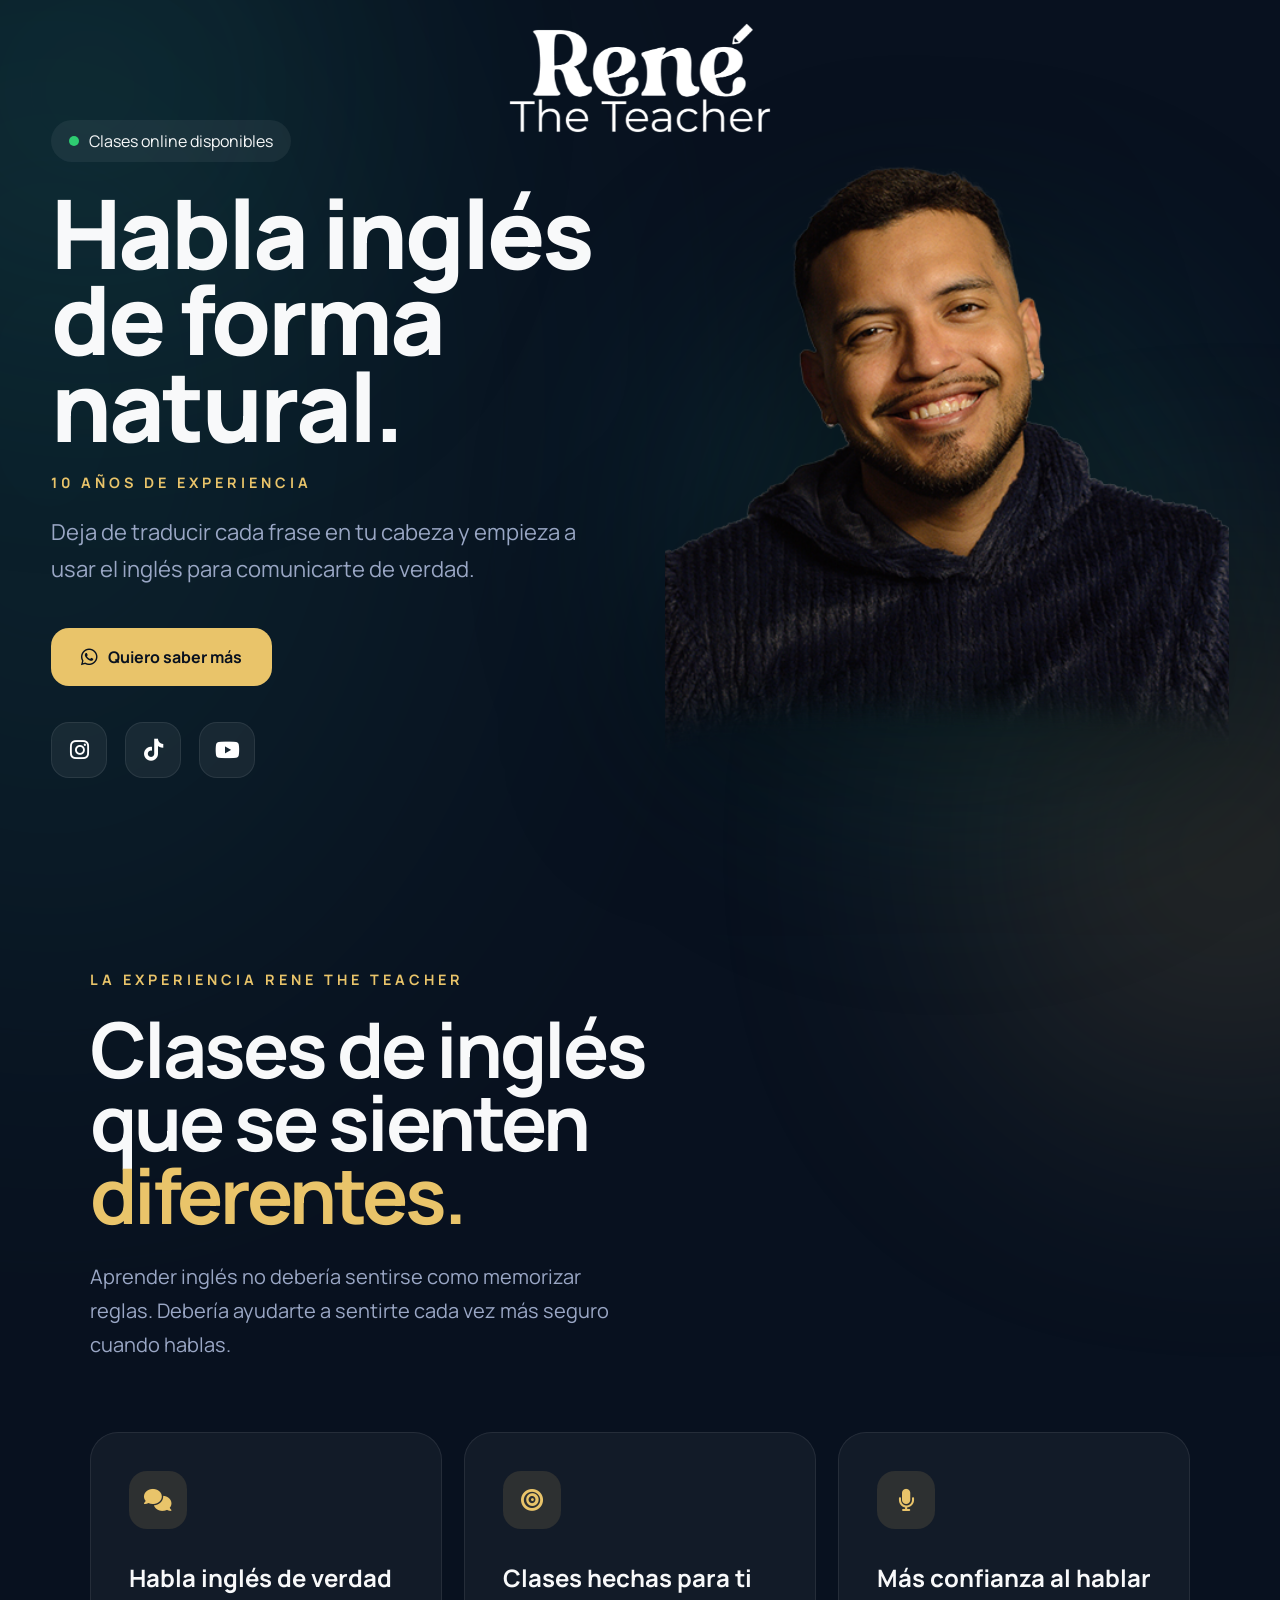
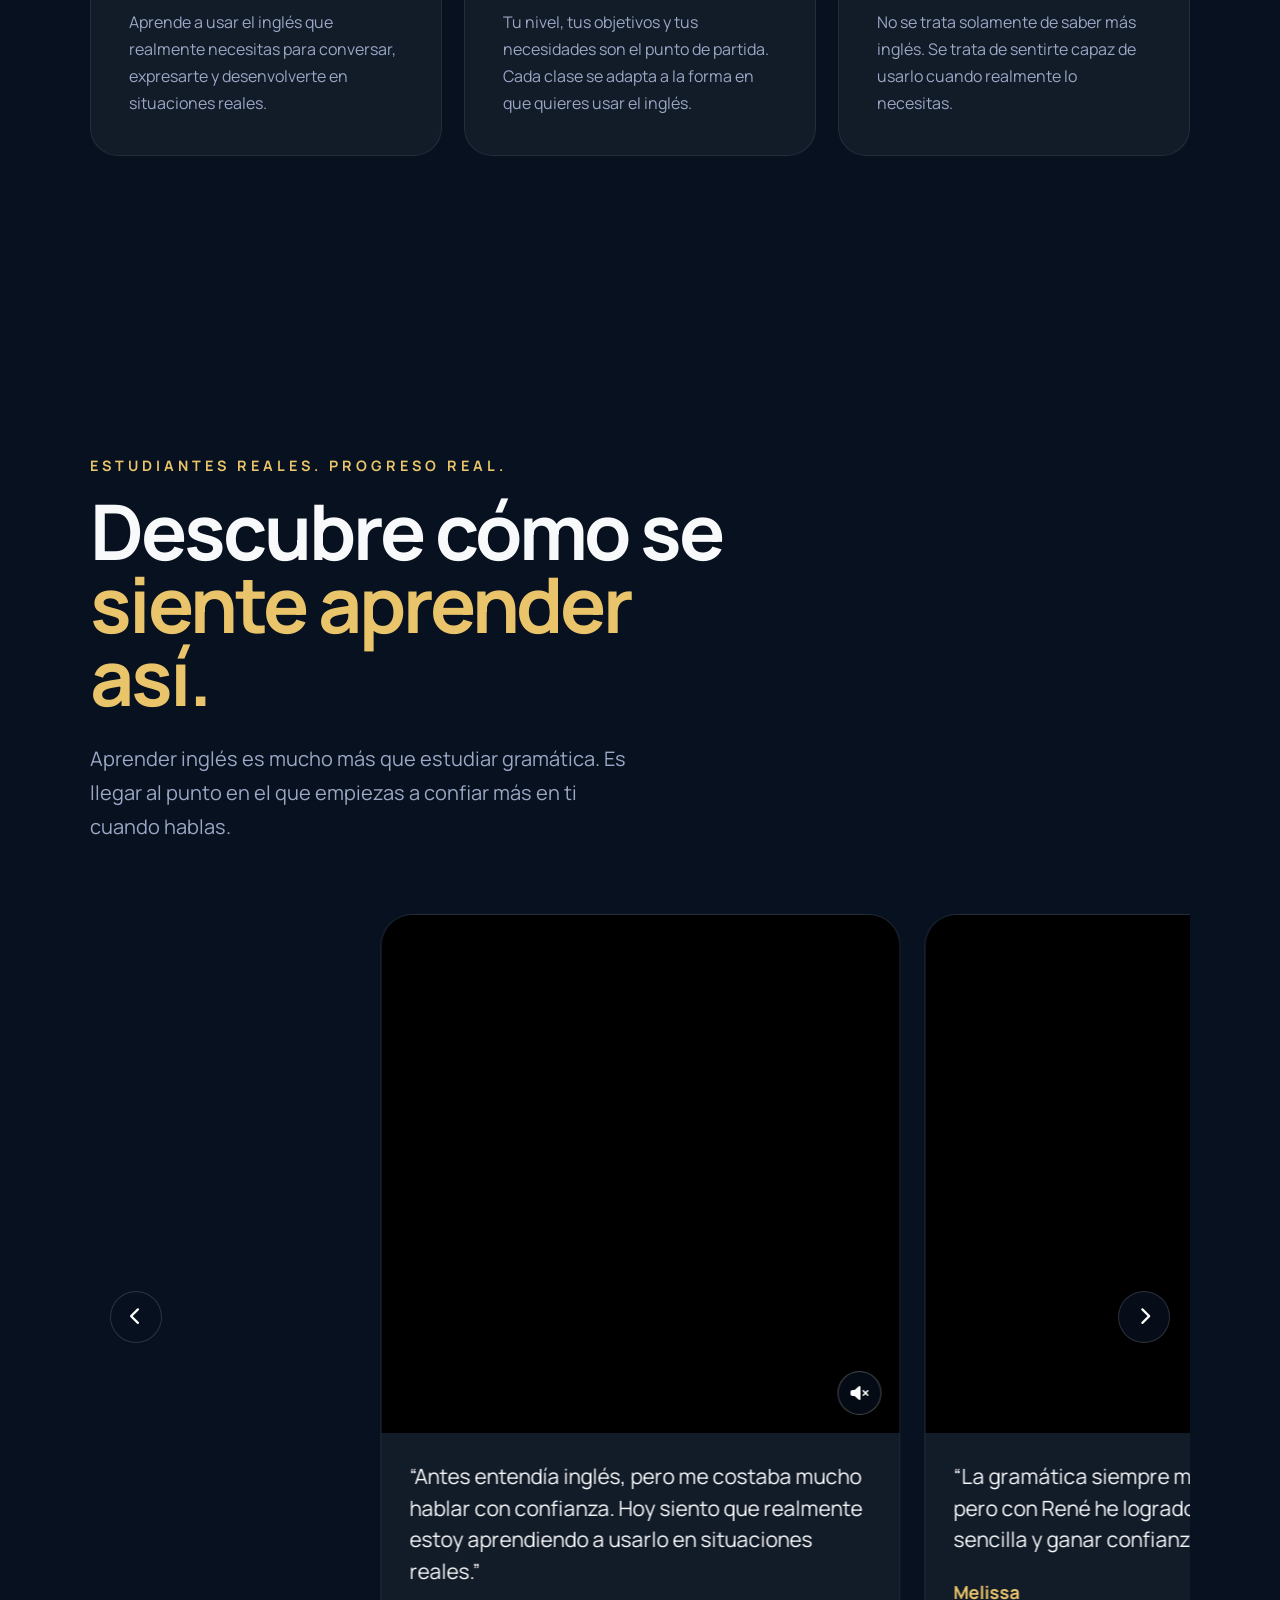
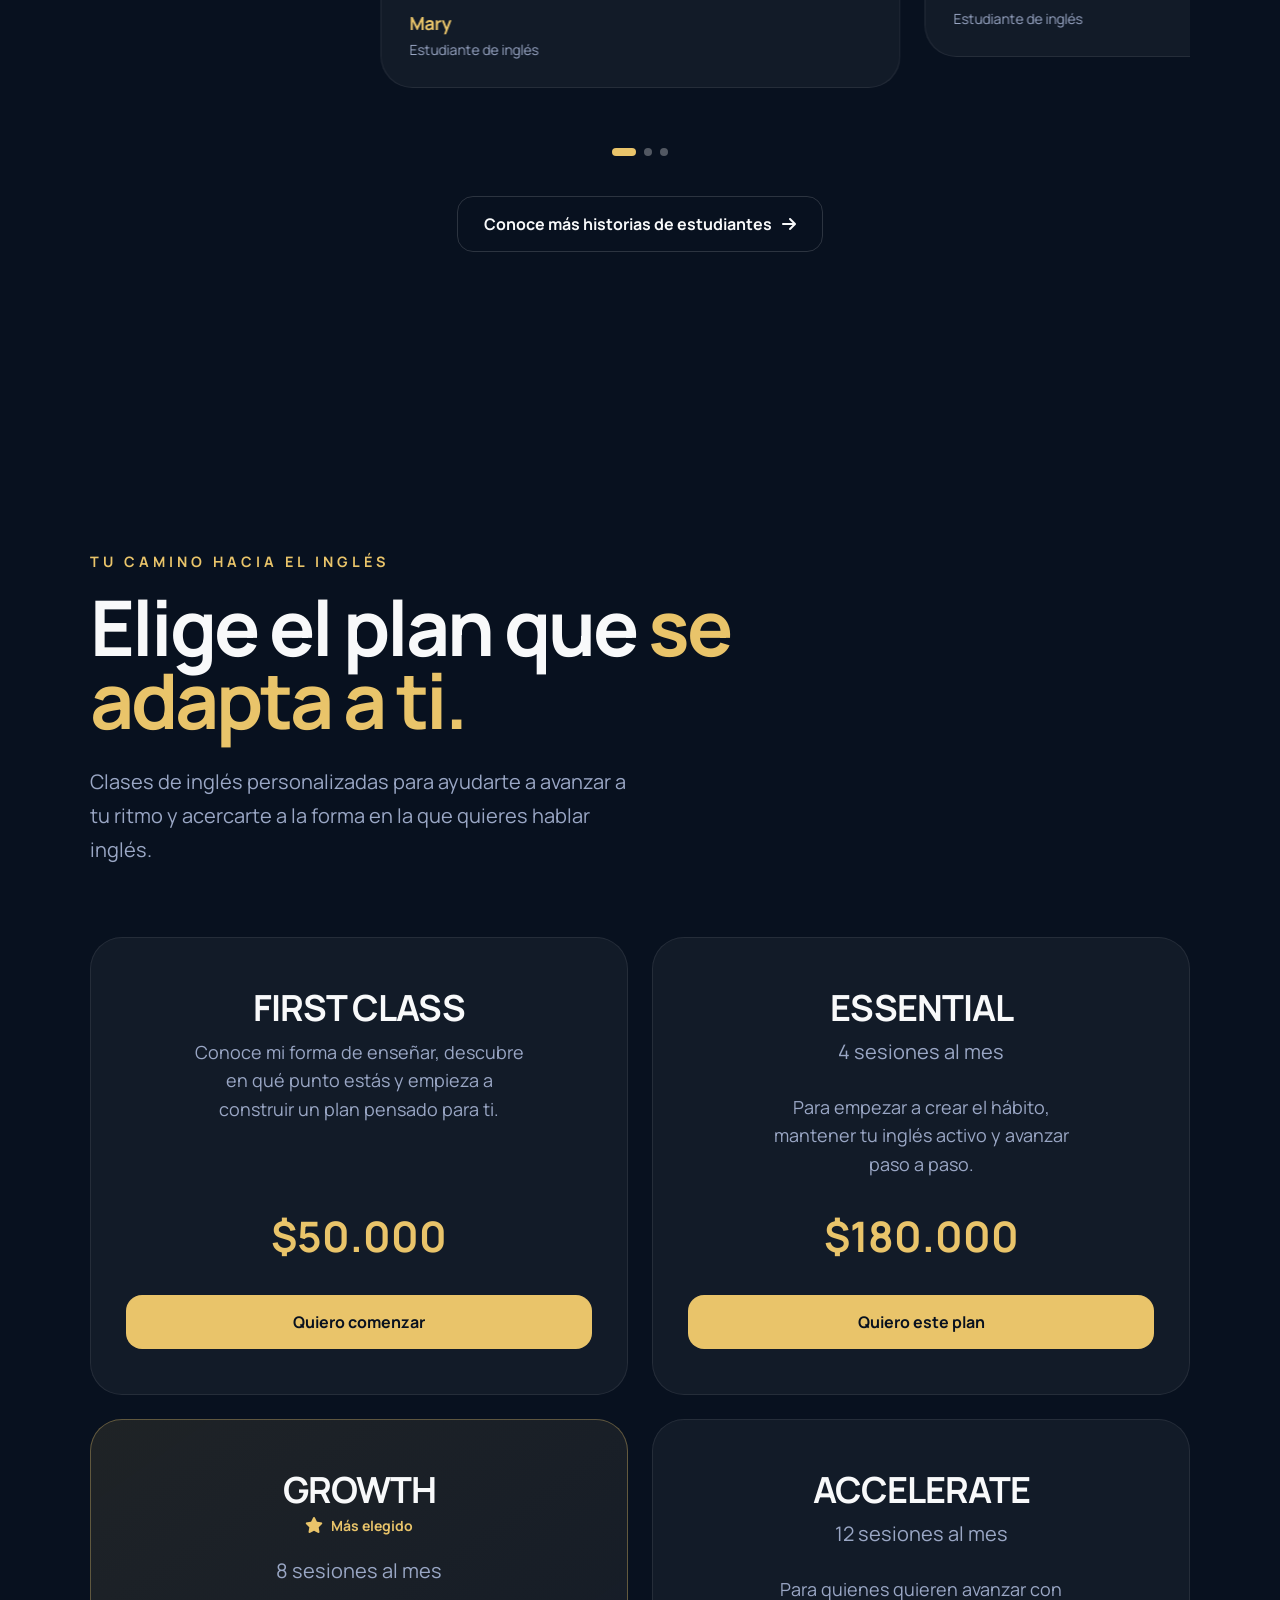
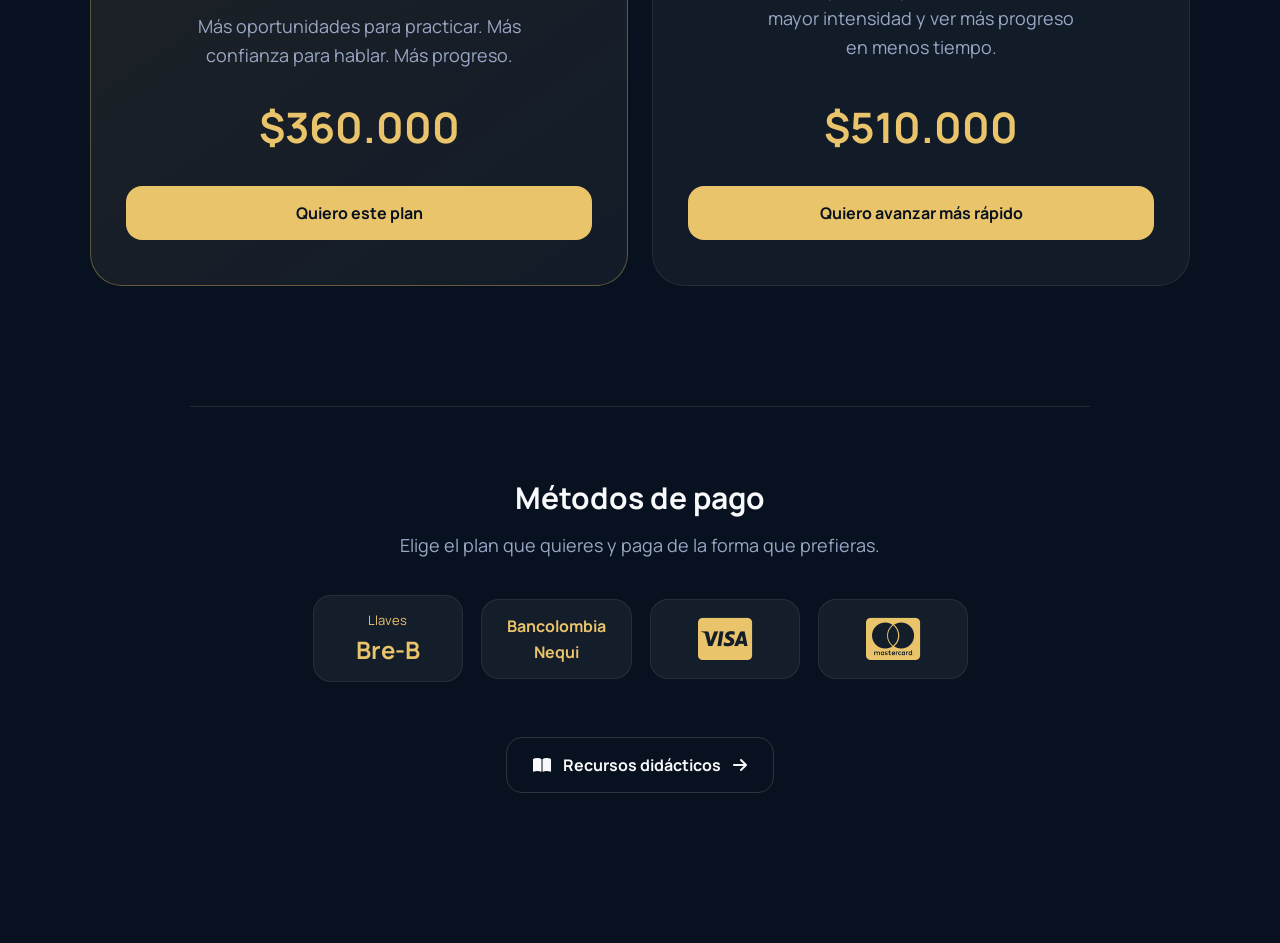
<file: index.html>
<!DOCTYPE html>
<html lang="es">
<head>
<!-- FAVICON -->
<link rel="icon" type="image/png" href="assets/favicon.png">
<!-- OPEN GRAPH -->
<meta property="og:title" content="Rene The Teacher | Aprende inglés con confianza">

<meta property="og:description" content="Clases personalizadas de inglés para ayudarte a hablar con confianza, mejorar tu fluidez y alcanzar tus objetivos.">

<meta property="og:image" content="https://renetheteacher.com/assets/share-image.jpg">

<meta property="og:image:width" content="1200">
<meta property="og:image:height" content="630">

<meta property="og:type" content="website">

<meta property="og:url" content="https://renetheteacher.com/">
<!-- TWITTER / X -->
<meta name="twitter:card" content="summary_large_image">

<meta name="twitter:title" content="Rene The Teacher | Aprende inglés con confianza">

<meta name="twitter:description" content="Clases personalizadas de inglés para que hables con más confianza, mejores tu fluidez y alcances tus objetivos.">

<meta name="twitter:image" content="https://renetheteacher.com/assets/share-image.jpg">
<meta charset="UTF-8">
<meta name="viewport" content="width=device-width, initial-scale=1.0">
<title>Rene The Teacher | Clases de Inglés Online</title>
<link rel="preconnect" href="https://fonts.googleapis.com">
<link rel="preconnect" href="https://fonts.gstatic.com" crossorigin>
<link rel="preconnect" href="https://cdnjs.cloudflare.com" crossorigin>
<link rel="preconnect" href="https://pub-fb15892a5a2546efbed005bebf51cc86.r2.dev" crossorigin>
<link rel="stylesheet" href="https://cdnjs.cloudflare.com/ajax/libs/font-awesome/6.7.2/css/all.min.css">
<link href="https://fonts.googleapis.com/css2?family=Manrope:wght@400;600;700;800&display=swap" rel="stylesheet">
<link rel="stylesheet" href="css/style.css">
</head>
<body>



<div class="bg one"></div>
<div class="bg two"></div>

<header>
<div class="logo">
    <img src="assets/logo.png" alt="Rene The Teacher">
</div>
</header>


<section class="hero">

<div class="left">

<div class="badge">
    <span></span>
    Clases online disponibles
</div>

<h1>
    Habla inglés<br>
    de forma<br>
    natural.
</h1>

<p class="eyebrow">
    10 AÑOS DE EXPERIENCIA
</p>

<p>
    Deja de traducir cada frase en tu cabeza y empieza a usar el inglés para comunicarte de verdad.
</p>

<div class="buttons">

<a class="primary"
href="https://wa.me/573052270623?text=Hola%20Ren%C3%A9%2C%20vi%20tu%20p%C3%A1gina%20web%20y%20me%20gustar%C3%ADa%20saber%20m%C3%A1s%20sobre%20tus%20clases%20de%20ingl%C3%A9s."
target="_blank">



<i class="fa-brands fa-whatsapp"></i>

Quiero saber más
</a>

</div>

<div class="socials">

<a href="https://instagram.com/renetheteacher"
   target="_blank"
   class="social">

    <i class="fa-brands fa-instagram"></i>

</a>

<a href="https://tiktok.com/@renetheteacher"
   target="_blank"
   class="social">

    <i class="fa-brands fa-tiktok"></i>

</a>

<a href="https://www.youtube.com/@ReneTheTeacher"
   target="_blank"
   class="social">

    <i class="fa-brands fa-youtube"></i>

</a>
</div>

</div>


<div class="right">

<img src="assets/profile.png" alt="René, profesor de inglés">

</div>

</section>


<section class="why-section" id="why">


<div class="section-heading">

    <p class="eyebrow">
        LA EXPERIENCIA RENE THE TEACHER
    </p>


    <h2>
        Clases de inglés<br>
        que se sienten <span>diferentes.</span>
    </h2>


    <p class="section-intro">

        Aprender inglés no debería sentirse como memorizar reglas.
        Debería ayudarte a sentirte cada vez más seguro cuando hablas.

    </p>

</div>


<div class="benefits-grid">


    <div class="benefit-card">


        <div class="benefit-icon">

            <i class="fa-solid fa-comments"></i>

        </div>


        <h3>

            Habla inglés de verdad

        </h3>


        <p>

            Aprende a usar el inglés que realmente necesitas para conversar,
            expresarte y desenvolverte en situaciones reales.

        </p>


    </div>


    <div class="benefit-card">


        <div class="benefit-icon">

            <i class="fa-solid fa-bullseye"></i>

        </div>


        <h3>

            Clases hechas para ti

        </h3>


        <p>

            Tu nivel, tus objetivos y tus necesidades son el punto de partida.
            Cada clase se adapta a la forma en que quieres usar el inglés.

        </p>


    </div>


    <div class="benefit-card">


        <div class="benefit-icon">

            <i class="fa-solid fa-microphone"></i>

        </div>


        <h3>

            Más confianza al hablar

        </h3>


        <p>

            No se trata solamente de saber más inglés.
            Se trata de sentirte capaz de usarlo cuando realmente lo necesitas.

        </p>


    </div>


</div>
</section>


<!-- =
     TESTIMONIALS SECTION
= -->



<section class="testimonials-section">


<div class="section-heading testimonials-heading">


    <div class="eyebrow">

        ESTUDIANTES REALES. PROGRESO REAL.

    </div>


    <h2>

        Descubre cómo se
        <span>siente aprender así.</span>

    </h2>


    <p class="section-intro">

        Aprender inglés es mucho más que estudiar gramática.
        Es llegar al punto en el que empiezas a confiar más en ti cuando hablas.

    </p>


</div>


<div class="testimonial-carousel">


<button class="carousel-arrow carousel-prev" aria-label="Testimonio anterior">

    <i class="fa-solid fa-chevron-left"></i>

</button>


<div class="testimonial-track">


    <!-- VIDEO 1 -->


    <article class="carousel-card">


        <div class="testimonial-video">
<video
muted
loop
playsinline
preload="none">






                <source
                    src="https://pub-fb15892a5a2546efbed005bebf51cc86.r2.dev/student_mary.mp4"
                    type="video/mp4">


            </video>
<button class="video-sound-button" aria-label="Activar sonido">
    <i class="fa-solid fa-volume-xmark"></i>
</button>

        </div>


        <div class="testimonial-content">


            <div class="testimonial-quote">

                “Antes entendía inglés, pero me costaba mucho hablar con confianza. Hoy siento que realmente estoy aprendiendo a usarlo en situaciones reales.”

            </div>


            <div class="testimonial-student">

                Mary

            </div>


            <div class="testimonial-label">

                Estudiante de inglés

            </div>


        </div>


    </article>


    <!-- VIDEO 2 -->


    <article class="carousel-card">


        <div class="testimonial-video">


            <video
muted
loop
playsinline
preload="none">

                <source
                    src="https://pub-fb15892a5a2546efbed005bebf51cc86.r2.dev/main_student_melissa.mp4"
                    type="video/mp4">


            </video>
<button class="video-sound-button" aria-label="Activar sonido">
    <i class="fa-solid fa-volume-xmark"></i>
</button>

        </div>


        <div class="testimonial-content">


            <div class="testimonial-quote">

                “La gramática siempre me pareció complicada, pero con René he logrado entenderla de forma sencilla y ganar confianza en inglés.”

            </div>


            <div class="testimonial-student">

                Melissa

            </div>


            <div class="testimonial-label">

                Estudiante de inglés

            </div>


        </div>


    </article>


    <!-- VIDEO 3 -->


    <article class="carousel-card">


        <div class="testimonial-video">


            <video
muted
loop
playsinline
preload="none">


                <source
                    src="https://pub-fb15892a5a2546efbed005bebf51cc86.r2.dev/main_student_alejo.mp4"
                    type="video/mp4">


            </video>
<button class="video-sound-button" aria-label="Activar sonido">
    <i class="fa-solid fa-volume-xmark"></i>
</button>

        </div>


        <div class="testimonial-content">


            <div class="testimonial-quote">

                “Llevo dos años tomando clases con René. Su metodología es diferente, divertida e interesante. Cuando tengo una pregunta, no se limita a darme la respuesta: se asegura de que realmente la entienda.”

            </div>


            <div class="testimonial-student">

                Alejo

            </div>


            <div class="testimonial-label">

                Estudiante de inglés

            </div>


        </div>


    </article>


</div>


<button class="carousel-arrow carousel-next" aria-label="Siguiente testimonio">

    <i class="fa-solid fa-chevron-right"></i>

</button>
</div>


<div class="carousel-indicators">


<span class="carousel-dot active"></span>

<span class="carousel-dot"></span>

<span class="carousel-dot"></span>
</div>


<a href="testimonials.html" class="testimonials-button">


Conoce más historias de estudiantes


<i class="fa-solid fa-arrow-right"></i>
</a>


</section>


<!-- =
     PLANS SECTION
= -->



<section class="plans-section">


<div class="section-heading plans-heading">


    <div class="eyebrow">

        TU CAMINO HACIA EL INGLÉS

    </div>


    <h2>

        Elige el plan que
        <span>se adapta a ti.</span>

    </h2>


    <p class="section-intro">

        Clases de inglés personalizadas para ayudarte a avanzar
        a tu ritmo y acercarte a la forma en la que quieres hablar inglés.

    </p>


</div>


<div class="plans-grid">


    <!-- FIRST CLASS -->


    <article class="plan-card">


        <h3>

            FIRST CLASS

        </h3>


        <p class="plan-description">

            Conoce mi forma de enseñar, descubre en qué punto estás
            y empieza a construir un plan pensado para ti.

        </p>


        <div class="plan-price">

            $50.000

        </div>


        <a
            class="plan-button"
            href="https://wa.me/573052270623?text=Hola%20Ren%C3%A9%2C%20me%20gustar%C3%ADa%20agendar%20mi%20First%20Class%20de%20%2450.000.%20Quiero%20conocer%20tu%20metodolog%C3%ADa%2C%20evaluar%20mi%20nivel%20y%20recibir%20un%20plan%20personalizado."
            target="_blank"
        >

            Quiero comenzar

        </a>


    </article>


    <!-- ESSENTIAL -->


    <article class="plan-card">


        <h3>

            ESSENTIAL

        </h3>


        <div class="plan-sessions">

            4 sesiones al mes

        </div>


        <p class="plan-description">

            Para empezar a crear el hábito,
            mantener tu inglés activo y avanzar paso a paso.

        </p>


        <div class="plan-price">

            $180.000

        </div>


        <a
            class="plan-button"
            href="https://wa.me/573052270623?text=Hola%20Ren%C3%A9%2C%20me%20interesa%20el%20plan%20Essential%20de%204%20sesiones%20al%20mes%20por%20%24180.000.%20Me%20gustar%C3%ADa%20recibir%20m%C3%A1s%20informaci%C3%B3n%20y%20saber%20c%C3%B3mo%20comenzar."
            target="_blank"
        >

            Quiero este plan

        </a>


    </article>


    <!-- GROWTH -->


    <article class="plan-card recommended">


        <h3>

            GROWTH

        </h3>


        <div class="recommended-badge">

            <i class="fa-solid fa-star"></i>

            Más elegido

        </div>


        <div class="plan-sessions">

            8 sesiones al mes

        </div>


        <p class="plan-description">

            Más oportunidades para practicar.
            Más confianza para hablar.
            Más progreso.

        </p>


        <div class="plan-price">

            $360.000

        </div>


        <a
            class="plan-button"
            href="https://wa.me/573052270623?text=Hola%20Ren%C3%A9%2C%20me%20interesa%20el%20plan%20Growth%20de%208%20sesiones%20al%20mes%20por%20%24360.000.%20Me%20gustar%C3%ADa%20comenzar%20y%20recibir%20m%C3%A1s%20informaci%C3%B3n."
            target="_blank"
        >

            Quiero este plan

        </a>


    </article>


    <!-- ACCELERATE -->


    <article class="plan-card">


        <h3>

            ACCELERATE

        </h3>


        <div class="plan-sessions">

            12 sesiones al mes

        </div>


        <p class="plan-description">

            Para quienes quieren avanzar con mayor intensidad
            y ver más progreso en menos tiempo.

        </p>


        <div class="plan-price">

            $510.000

        </div>


        <a
            class="plan-button"
            href="https://wa.me/573052270623?text=Hola%20Ren%C3%A9%2C%20me%20interesa%20el%20plan%20Accelerate%20de%2012%20sesiones%20al%20mes%20por%20%24510.000.%20Quiero%20avanzar%20r%C3%A1pidamente%20en%20mi%20ingl%C3%A9s%20y%20me%20gustar%C3%ADa%20saber%20c%C3%B3mo%20comenzar."
            target="_blank"
        >

            Quiero avanzar más rápido

        </a>


    </article>


</div>


<!-- PAYMENT METHODS -->


<div class="payment-section">


    <h3>

        Métodos de pago

    </h3>


    <p>

        Elige el plan que quieres y paga de la forma que prefieras.

    </p>


    <div class="payment-methods">


        <div class="payment-method">

            <span>Llaves</span>

            <strong>Bre-B</strong>

        </div>


        <div class="payment-method">

            <strong>Bancolombia</strong>

            <strong>Nequi</strong>

        </div>


        <div class="payment-method visa">

            <i class="fa-brands fa-cc-visa"></i>

        </div>


        <div class="payment-method mastercard">

            <i class="fa-brands fa-cc-mastercard"></i>

        </div>


    </div>


</div>
<a href="resources.html" class="resources-button">

    <i class="fa-solid fa-book-open"></i>

    Recursos didácticos

    <i class="fa-solid fa-arrow-right"></i>

</a>
</section>


<script src="js/script.js" defer></script>

</body>
</html>
</file>
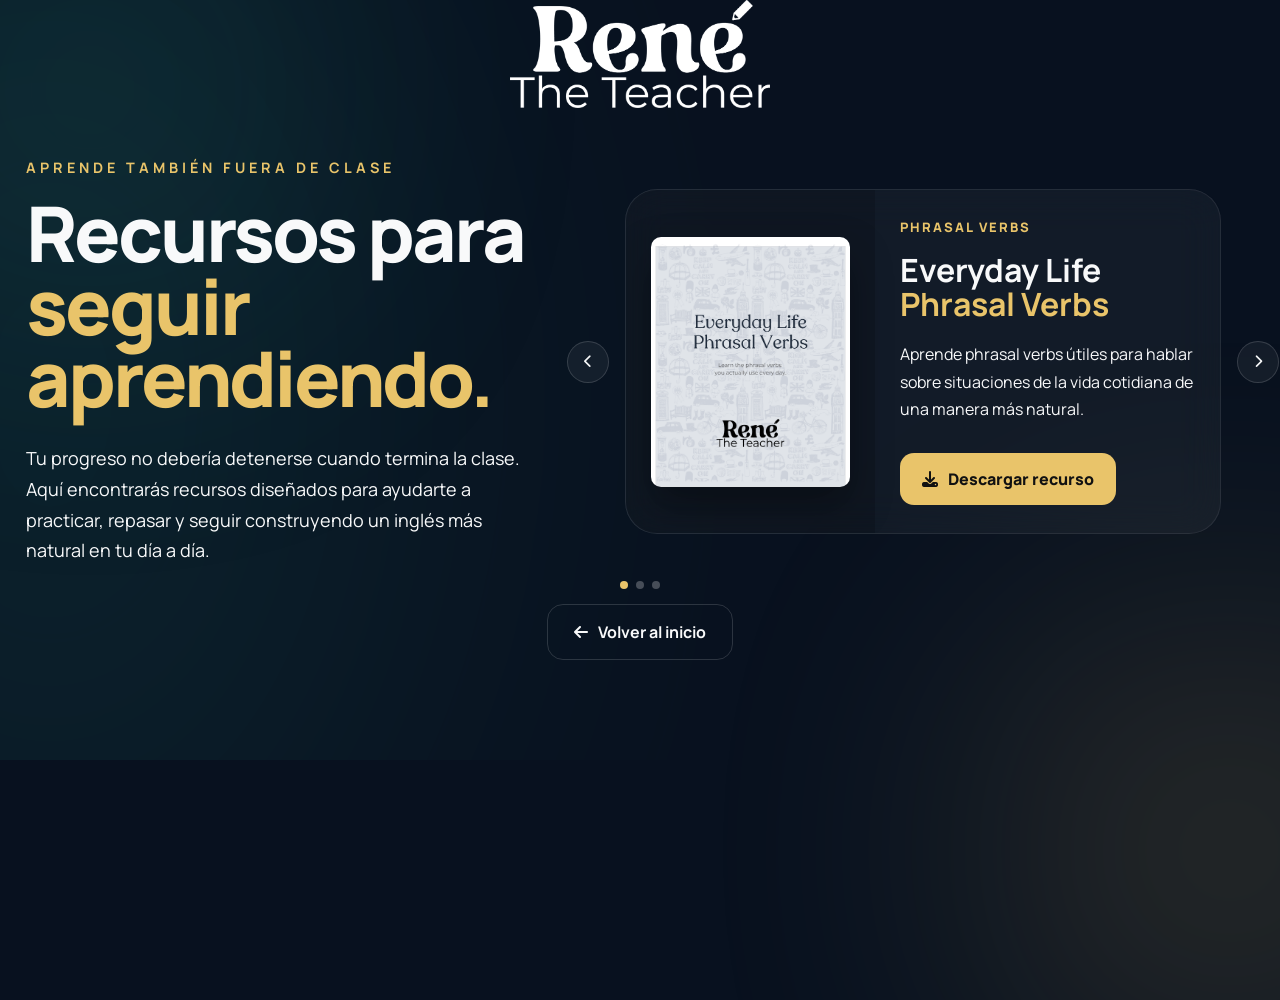
<file: resources.html>
<!DOCTYPE html>
<html lang="es">

<head>
<link rel="icon" type="image/png" href="assets/favicon.png">
<link rel="icon" type="image/png" href="assets/favicon.png">

<meta property="og:title" content="English Resources | Rene The Teacher">
<meta property="og:description" content="Learn English with useful resources, expressions, phrasal verbs and more.">
<meta property="og:image" content="https://renetheteacher.com/assets/share-image.jpg">
<meta property="og:url" content="https://renetheteacher.com/resources.html">
<meta property="og:type" content="website">

<meta name="twitter:card" content="summary_large_image">
<meta name="twitter:title" content="English Resources | Rene The Teacher">
<meta name="twitter:description" content="Learn English with useful resources, expressions, phrasal verbs and more.">
<meta name="twitter:image" content="https://renetheteacher.com/assets/share-image.jpg">
    <meta charset="UTF-8">

    <meta name="viewport" content="width=device-width, initial-scale=1.0">

    <title>Recursos didácticos | Rene The Teacher</title>

    <link rel="preconnect" href="https://fonts.googleapis.com">

    <link rel="preconnect"
          href="https://fonts.gstatic.com"
          crossorigin>

    <link href="https://fonts.googleapis.com/css2?family=Manrope:wght@400;600;700;800&display=swap"
          rel="stylesheet">

    <link rel="stylesheet"
          href="https://cdnjs.cloudflare.com/ajax/libs/font-awesome/6.7.2/css/all.min.css">

    <link rel="stylesheet"
          href="css/style.css">

</head>


<body>


<div class="bg one"></div>

<div class="bg two"></div>


<!-- =========================
     HEADER
========================= -->

<header class="resources-header">

    <div class="logo">

        <img
            src="assets/logo.png"
            alt="Rene The Teacher">

    </div>

</header>


<!-- =========================
     RESOURCES PAGE
========================= -->

<main class="resources-page">

    <div class="resources-layout">

        <!-- =========================
             LEFT: PAGE INTRODUCTION
        ========================= -->

        <section class="resources-heading">

            <div class="eyebrow">
                APRENDE TAMBIÉN FUERA DE CLASE
            </div>

            <h1>
                Recursos para
                <span>seguir aprendiendo.</span>
            </h1>

            <p>
                Tu progreso no debería detenerse cuando termina la clase.
                Aquí encontrarás recursos diseñados para ayudarte a practicar,
                repasar y seguir construyendo un inglés más natural en tu día a día.
            </p>

        </section>


        <!-- =========================
             RIGHT: RESOURCE CAROUSEL
        ========================= -->

        <section class="resources-carousel">

            <button class="resource-carousel-arrow resource-prev"
                aria-label="Recurso anterior">

                <i class="fa-solid fa-chevron-left"></i>

            </button>


            <div class="resource-carousel-window">

                <!--
                    Las tarjetas ya no se escriben aquí a mano.
                    script.js las genera automáticamente a partir
                    de resources-data.js en tiempo de carga.
                -->

                <div class="resource-carousel-track">
                </div>

            </div>


            <button
                class="resource-carousel-arrow resource-next"
                aria-label="Siguiente recurso">

                <i class="fa-solid fa-chevron-right"></i>

            </button>

        </section>

    </div>


    <!-- =========================
         INDICATORS
    ========================= -->

    <div class="resource-carousel-indicators">
    </div>


    <!-- =========================
         BACK HOME
    ========================= -->

    <a
        href="index.html"
        class="back-home-button">

        <i class="fa-solid fa-arrow-left"></i>

        Volver al inicio

    </a>


</main>

<script src="js/resources-data.js"></script>
<script src="js/script.js"></script>


</body>

</html>
</file>
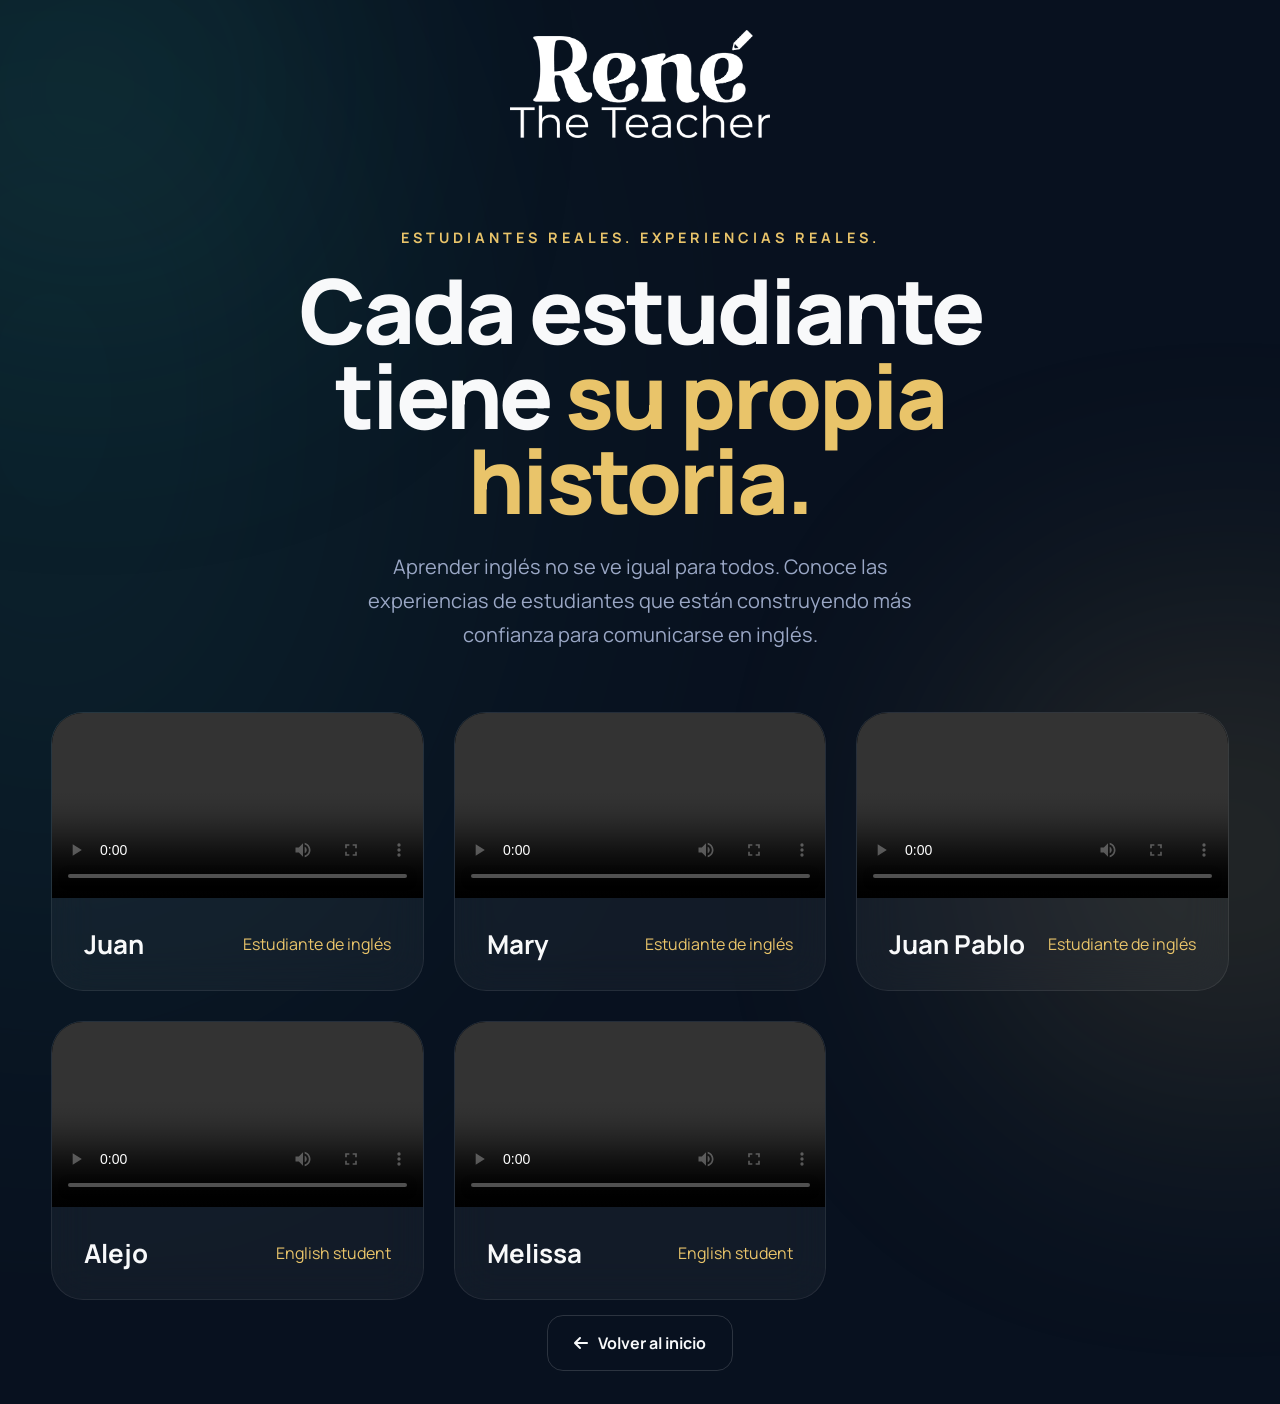
<file: testimonials.html>
<!DOCTYPE html>
<html lang="es">

<head>
<link rel="icon" type="image/png" href="assets/favicon.png">
<!-- SEO DESCRIPTION -->
<meta name="description" content="Descubre lo que los estudiantes de Rene The Teacher dicen sobre sus clases personalizadas de inglés y su experiencia aprendiendo a hablar con más confianza.">


<!-- OPEN GRAPH / FACEBOOK / WHATSAPP / LINKEDIN -->
<meta property="og:title" content="Student Testimonials | Rene The Teacher">

<meta property="og:description" content="Descubre lo que los estudiantes de Rene The Teacher dicen sobre sus clases personalizadas de inglés y su experiencia aprendiendo a hablar con más confianza.">

<meta property="og:image" content="https://renetheteacher.com/assets/share-image.jpg">

<meta property="og:image:width" content="1200">
<meta property="og:image:height" content="630">

<meta property="og:type" content="website">

<meta property="og:url" content="https://renetheteacher.com/testimonials.html">


<!-- TWITTER / X -->
<meta name="twitter:card" content="summary_large_image">

<meta name="twitter:title" content="Student Testimonials | Rene The Teacher">

<meta name="twitter:description" content="Descubre lo que los estudiantes de Rene The Teacher dicen sobre sus clases personalizadas de inglés y su experiencia aprendiendo a hablar con más confianza.">

<meta name="twitter:image" content="https://renetheteacher.com/assets/share-image.jpg">
    <meta charset="UTF-8">

    <meta name="viewport" content="width=device-width, initial-scale=1.0">

    <title>Historias de estudiantes | Rene The Teacher</title>

    <link rel="preconnect" href="https://fonts.googleapis.com">

    <link rel="stylesheet"
        href="https://cdnjs.cloudflare.com/ajax/libs/font-awesome/6.7.2/css/all.min.css">

    <link rel="preconnect" href="https://fonts.gstatic.com" crossorigin>

    <link
        href="https://fonts.googleapis.com/css2?family=Manrope:wght@400;600;700;800&display=swap"
        rel="stylesheet">

    <link rel="stylesheet" href="css/style.css">

</head>


<body>


    <div class="bg one"></div>

    <div class="bg two"></div>


  <header class="testimonials-header">
    <a href="index.html" class="logo">
        <img src="assets/logo.png" alt="Rene The Teacher">
    </a>
</header>


    <main class="all-testimonials">


        <div class="section-heading testimonials-page-heading">


            <div class="eyebrow">

                ESTUDIANTES REALES. EXPERIENCIAS REALES.

            </div>


            <h1>

                Cada estudiante tiene
                <span>su propia historia.</span>

            </h1>


            <p class="section-intro">

                Aprender inglés no se ve igual para todos.
                Conoce las experiencias de estudiantes que están construyendo
                más confianza para comunicarse en inglés.

            </p>


        </div>


        <div class="all-testimonials-grid">


            <article class="full-testimonial-card">


                <div class="full-testimonial-video">


                    <video
                        controls
                        playsinline
                        preload="metadata">


                        <source
                            src="https://pub-fb15892a5a2546efbed005bebf51cc86.r2.dev/student_juan.mp4"
                            type="video/mp4">


                    </video>


                </div>


                <div class="full-testimonial-content">


                    <h2>

                        Juan

                    </h2>


                    <p>

                        Estudiante de inglés

                    </p>


                </div>
</article>
           <article class="full-testimonial-card">


                <div class="full-testimonial-video">


                    <video
                        controls
                       
                        playsinline
                        preload="metadata">


                        <source
                            src="https://pub-fb15892a5a2546efbed005bebf51cc86.r2.dev/student_mary.mp4"
                            type="video/mp4">


                    </video>


                </div>


                <div class="full-testimonial-content">


                    <h2>

                        Mary

                    </h2>


                    <p>

                        Estudiante de inglés

                    </p>


                </div>
               </article>
           <article class="full-testimonial-card">


                <div class="full-testimonial-video">


                    <video
                        controls
                        
                        playsinline
                        preload="metadata">


                        <source
                            src="https://pub-fb15892a5a2546efbed005bebf51cc86.r2.dev/student_juan_pablo.mp4"
                            type="video/mp4">


                    </video>


                </div>


                <div class="full-testimonial-content">


                    <h2>

                        Juan Pablo

                    </h2>


                    <p>

                        Estudiante de inglés

                    </p>


                </div>

            </article>

<article class="full-testimonial-card">

    <div class="full-testimonial-video">

        <video
            controls
            
            playsinline
            preload="metadata">

            <source
                src="https://pub-fb15892a5a2546efbed005bebf51cc86.r2.dev/student_alejo.mp4"
                type="video/mp4">

        </video>

    </div>

    <div class="full-testimonial-content">

        <h2>
            Alejo
        </h2>

        <p>
            English student
        </p>

    </div>

</article>
<article class="full-testimonial-card">

    <div class="full-testimonial-video">

        <video
            controls
           
            playsinline
            preload="metadata">

            <source
                src="https://pub-fb15892a5a2546efbed005bebf51cc86.r2.dev/student_melissa.mp4"
                type="video/mp4">

        </video>

    </div>

    <div class="full-testimonial-content">

        <h2>
            Melissa
        </h2>

        <p>
            English student
        </p>

    </div>

</article>
        </div>


        <a href="index.html" class="back-home-button">


            <i class="fa-solid fa-arrow-left"></i>


            Volver al inicio


        </a>


    </main>

<script>
    const header = document.querySelector("header");

    window.addEventListener("scroll", () => {
        if (window.scrollY > 50) {
            header.classList.add("scrolled");
        } else {
            header.classList.remove("scrolled");
        }
    });
</script>
</body>

</html>
</file>
<file: css/style.css>
:root { 
--bg: #08111F; 
--text: #F8F9FA; 
--muted: #9AA7C5; 
--gold: #E9C46A; 
--green: #2A9D8F; 
--card: rgba(255,255,255,.06); 
}

* {
margin: 0;
padding: 0;
box-sizing: border-box;
}

html, 
body { 
overflow-x: hidden; 
}

body { 
position: relative;

font-family: Manrope, sans-serif;

background: var(--bg);
color: var(--text);
}


/* = 
CONTINUOUS BACKGROUND GLOW 
= */

body::before { 
content: "";

position: absolute;
z-index: -2;

width: 700px;
height: 1200px;

background: var(--green);

border-radius: 50%;

filter: blur(180px);

opacity: .12;

left: -300px;
top: -200px;

pointer-events: none;
}


/* = 
BACKGROUND 
= */

.bg { 
position: fixed;

border-radius: 50%;

filter: blur(140px);

opacity: .18;

z-index: -1;
}

.one { 
width: 420px; 
height: 420px;

background: var(--green);

left: -120px;
top: -120px;
}

.two { 
width: 460px; 
height: 460px;

background: var(--gold);

right: -180px;
bottom: -180px;
}


/* = 
HEADER 
= */

header { 
display: flex;

justify-content: center;
align-items: center;

padding: 30px 0 10px;
}

.logo img { 
width: 260px; 
height: auto;

display: block;
}


/* = 
HERO 
= */

.hero { 
width: min(1400px, 92%);

margin: 0 auto;

display: grid;

grid-template-columns: 1fr 1fr;

align-items: center;

gap: 50px;
}

.left { 
max-width: 620px; 
}

.badge { 
display: inline-flex;

align-items: center;

gap: 10px;

padding: 10px 18px;

background: var(--card);

border-radius: 999px;

margin-bottom: 28px;
}

.badge span { 
width: 10px; 
height: 10px;

border-radius: 50%;

background: #2ecc71;
}

h1 { 
margin-bottom: 22px;

font-size: clamp(4rem, 8vw, 6rem);

line-height: .9;

letter-spacing: -3px;

font-weight: 800;
}

.eyebrow { 
margin-bottom: 18px;

color: var(--gold);

text-transform: uppercase;

letter-spacing: 4px;

font-size: .9rem;

font-weight: 700;
}

p { 
color: var(--muted);

font-size: 22px;

line-height: 1.7;
}

.left p:last-of-type { 
margin-bottom: 40px; 
}


/* = 
BUTTON 
= */

.buttons { 
display: flex;

margin-bottom: 36px;
}

.primary { 
position: relative;

overflow: hidden;

display: inline-flex;

align-items: center;
justify-content: center;

gap: 10px;

padding: 18px 30px;

background: var(--gold);

color: var(--bg);

border-radius: 18px;

font-weight: 700;

text-decoration: none;

transition: .3s;
}

.primary::before { 
content: "";

position: absolute;

width: 120px;
height: 120px;

background: rgba(255,255,255,.45);

border-radius: 50%;

filter: blur(35px);

transform: translate(-50%, -50%);

left: var(--mouse-x);
top: var(--mouse-y);

pointer-events: none;

opacity: 0;

transition: opacity .3s ease;
}

.primary:hover::before { 
opacity: 1; 
}

.primary:hover { 
transform: translateY(-3px); 
}

.primary i { 
position: relative;

z-index: 2;

font-size: 1.2rem;
}


/* = 
SOCIALS 
= */

.socials { 
display: flex;

gap: 18px;

margin-bottom: 40px;
}

.social { 
position: relative;

overflow: hidden;

width: 56px;
height: 56px;

display: flex;

justify-content: center;
align-items: center;

border-radius: 18px;

text-decoration: none;

color: white;

font-size: 22px;

background: rgba(255,255,255,.06);

border: 1px solid rgba(255,255,255,.08);

backdrop-filter: blur(16px);

transition: .3s;
}

.social::before { 
content: "";

position: absolute;

width: 80px;
height: 80px;

background: rgba(233,196,106,.45);

border-radius: 50%;

filter: blur(25px);

transform: translate(-50%, -50%);

left: var(--mouse-x);
top: var(--mouse-y);

pointer-events: none;

opacity: 0;

transition: opacity .3s ease;
}

.social:hover::before { 
opacity: 1; 
}

.social i { 
position: relative;

z-index: 2;
}

.social:hover { 
transform: translateY(-6px);

color: var(--gold);

border-color: rgba(233,196,106,.35);
}


/* = 
PROFILE IMAGE 
= */

.right { 
position: relative;

display: flex;

justify-content: center;
align-items: flex-end;
}

.right::before { 
content: "";

position: absolute;

width: 500px;
height: 500px;

background: var(--green);

border-radius: 50%;

filter: blur(130px);

opacity: .2;
}

.right img { 
position: relative;

z-index: 2;

display: block;

width: 760px;

max-width: 100%;

filter: drop-shadow(0 50px 80px rgba(0,0,0,.45));
}


/* = 
WHY SECTION 
= */

.why-section { 
position: relative;

overflow: hidden;

padding: 150px 7%;

background: transparent;
}

.section-heading { 
max-width: 650px;

margin-bottom: 70px;
}

.section-heading h2 { 
margin: 20px 0 28px;

font-size: clamp(3rem, 6vw, 5.5rem);

line-height: .95;

letter-spacing: -3px;
}

.section-heading h2 span { 
color: var(--gold); 
}

.section-intro { 
max-width: 550px;

color: var(--muted);

font-size: 20px;

line-height: 1.7;
}

.benefits-grid { 
display: grid;

grid-template-columns: repeat(3, 1fr);

gap: 22px;

max-width: 1500px;

margin: 0 auto;
} 
.benefit-card { 
min-width: 0;

min-height: 300px;

padding: 38px;

background: rgba(255,255,255,.045);

border: 1px solid rgba(255,255,255,.08);

border-radius: 28px;

backdrop-filter: blur(20px);

transition: .35s;
} 
.benefit-card:hover { 
transform: translateY(-8px);

background: rgba(255,255,255,.07);

border-color: rgba(233,196,106,.3);
}

.benefit-icon { 
width: 58px; 
height: 58px;

display: flex;

align-items: center;
justify-content: center;

margin-bottom: 35px;

border-radius: 18px;

background: rgba(233,196,106,.12);

color: var(--gold);

font-size: 22px;
}

.benefit-card h3 { 
margin-bottom: 16px;

font-size: 24px;

line-height: 1.2;
}

.benefit-card p { 
color: var(--muted);

font-size: 16px;

line-height: 1.7;
}


/* = 
TESTIMONIALS SECTION 
= */

.testimonials-section { 
position: relative;

overflow: hidden;

padding: 150px 7%;

background: transparent;
}

.testimonials-heading { 
margin-bottom: 70px; 
}


/* = 
TESTIMONIAL CAROUSEL 
= */

.testimonial-carousel { 
position: relative;

width: 100%;
max-width: 1400px;

margin: 0 auto;

overflow: hidden;
}

.testimonial-track { 
display: flex;

align-items: flex-start;

gap: 24px;

transition: transform .5s ease;

cursor: grab;
}

.testimonial-track:active { 
cursor: grabbing; 
}


/* = 
CAROUSEL CARD 
= */

.carousel-card { 
flex: 0 0 520px;

overflow: hidden;

background: rgba(255,255,255,.045);

border: 1px solid rgba(255,255,255,.08);

border-radius: 32px;

backdrop-filter: blur(20px);

transition:
    transform .5s ease,
    opacity .5s ease;
}


@media (max-width: 768px) {

.carousel-card:not(.active) {
    opacity: .75;

    transform: scale(.88);
}

.carousel-card:not(.active) .testimonial-video {
    background:
        linear-gradient(
            135deg,
            rgba(233, 196, 106, .22),
            rgba(42, 157, 143, .12)
        );
}
}


.carousel-card.active { 
opacity: 1;

transform: scale(1);
}

/* = 
TESTIMONIAL VIDEO 
= */

.carousel-card .testimonial-video { 
width: 100%;

height: auto;

aspect-ratio: 1 / 1;

overflow: hidden;

background: #000;
}

.carousel-card .testimonial-video video { 
display: block;

width: 100%;
height: 100%;

object-fit: cover;
}


/* = 
TESTIMONIAL CONTENT 
= */

.carousel-card .testimonial-content { 
padding: 28px; 
}

.testimonial-quote { 
margin-bottom: 24px;

color: var(--text);

font-size: 21px;

line-height: 1.5;
}

.testimonial-student { 
color: var(--gold);

font-size: 18px;

font-weight: 700;
}

.testimonial-label { 
margin-top: 5px;

color: var(--muted);

font-size: 14px;
}


/* = 
ARROWS 
= */

.carousel-arrow { 
position: absolute;

top: 50%;

transform: translateY(-50%);

z-index: 5;

width: 52px;
height: 52px;

display: flex;

align-items: center;
justify-content: center;

border: 1px solid rgba(255,255,255,.15);

border-radius: 50%;

background: rgba(8,17,31,.8);

color: white;

font-size: 18px;

cursor: pointer;

transition: .3s;
}

.carousel-arrow:hover { 
color: var(--gold);

border-color: var(--gold);
}

.carousel-prev { 
left: 20px; 
}

.carousel-next { 
right: 20px; 
}


/* = 
INDICATORS 
= */

.carousel-indicators { 
display: flex;

justify-content: center;

gap: 8px;

margin-top: 28px;
}

.carousel-dot { 
width: 8px; 
height: 8px;

border-radius: 50%;

background: rgba(255,255,255,.3);

transition: .3s;
}

.carousel-dot.active { 
width: 24px;

border-radius: 999px;

background: var(--gold);
}


/* = 
TESTIMONIALS BUTTON 
= */

.testimonials-button { 
display: flex;

align-items: center;
justify-content: center;

gap: 10px;

width: fit-content;

margin: 40px auto 0;

padding: 16px 26px;

border: 1px solid rgba(255,255,255,.15);

border-radius: 16px;

color: var(--text);

text-decoration: none;

font-weight: 700;

transition: .3s;
}

.testimonials-button:hover { 
transform: translateY(-3px);

color: var(--gold);

border-color: rgba(233,196,106,.4);
}


/* = 
PLANS SECTION 
= */

.plans-section { 
position: relative;

overflow: hidden;

padding: 150px 7%;

background: transparent;
}

.plans-heading { 
margin-bottom: 70px; 
}


/* = 
PLANS GRID 
= */

.plans-grid { 
display: grid;

grid-template-columns: repeat(2, 1fr);

gap: 24px;

max-width: 1100px;

margin: 0 auto;
}


/* = 
PLAN CARD 
= */

.plan-card { 
position: relative;

display: flex;

flex-direction: column;

align-items: center;

min-height: 430px;

padding: 45px 35px;

text-align: center;

background: rgba(255,255,255,.045);

border: 1px solid rgba(255,255,255,.08);

border-radius: 32px;

backdrop-filter: blur(20px);

transition: .35s;
}

.plan-card:hover { 
transform: translateY(-8px);

background: rgba(255,255,255,.07);

border-color: rgba(233,196,106,.35);
}


/* = 
PLAN TEXT 
= */

.plan-card h3 { 
margin-bottom: 6px;

font-size: 36px;

letter-spacing: -1px;
}

.plan-sessions { 
margin-bottom: 28px;

color: var(--muted);

font-size: 20px;
}

.plan-description { 
max-width: 330px;

margin-bottom: 28px;

color: var(--muted);

font-size: 18px;

line-height: 1.6;
}

.plan-price { 
margin-top: auto;

margin-bottom: 30px;

color: var(--gold);

font-size: 42px;

font-weight: 700;
}


/* = 
PLAN BUTTON 
= */

.plan-button { 
position: relative;

overflow: hidden;

display: inline-flex;

align-items: center;
justify-content: center;

width: 100%;

padding: 16px 24px;

background: var(--gold);

color: var(--bg);

border-radius: 16px;

font-weight: 700;

text-decoration: none;

transition: .3s;
}

.plan-button:hover { 
transform: translateY(-3px); 
}


/* = 
RECOMMENDED PLAN 
= */

.recommended { 
border-color: rgba(233,196,106,.35);

background:
    linear-gradient(
        145deg,
        rgba(233,196,106,.10),
        rgba(255,255,255,.045)
    );
}

.recommended-badge { 
display: inline-flex;

align-items: center;

gap: 8px;

margin-top: -4px;

margin-bottom: 22px;

color: var(--gold);

font-size: 14px;

font-weight: 700;
}

.recommended-badge i { 
font-size: 16px; 
}


/* = 
PAYMENT METHODS 
= */

.payment-section { 
max-width: 900px;

margin: 120px auto 0;

padding-top: 70px;

text-align: center;

border-top: 1px solid rgba(255,255,255,.10);
}

.payment-section h3 { 
margin-bottom: 12px;

font-size: 30px;
}

.payment-section p { 
margin-bottom: 35px;

font-size: 18px;
}

.payment-methods { 
display: flex;

justify-content: center;
align-items: center;

gap: 18px;

flex-wrap: wrap;
}

.payment-method { 
min-width: 150px; 
min-height: 70px;

display: flex;

flex-direction: column;

align-items: center;
justify-content: center;

gap: 4px;

padding: 15px 25px;

background: rgba(255,255,255,.05);

border: 1px solid rgba(255,255,255,.08);

border-radius: 18px;

color: var(--text);
}

.payment-method strong { 
color: var(--gold); 
}

.payment-method span { 
color: var(--gold);

font-size: 13px;
}

.payment-method:first-child strong { 
font-size: 24px; 
}

.payment-method i { 
color: var(--gold);

font-size: 48px;
}


/* = 
SECTION FADE 
= */

.why-section, 
.plans-section, 
.testimonials-section { 
transition: opacity .15s linear;

will-change: opacity;
}

.hero, 
.why-section, 
.plans-section, 
.testimonials-section { 
will-change: opacity; 
}


/* = 
MOBILE 
= */

@media (max-width: 900px) {

header {
    padding: 25px 0;
}

.logo img {
    width: 260px;
}

.hero {
    width: 100%;

    padding: 0;

    display: grid;

    grid-template-columns: 1fr;

    gap: 0;

    text-align: center;
}

.right {
    order: -1;

    height: auto;

    overflow: hidden;

    display: flex;

    justify-content: center;
    align-items: center;
}

.right::before {
    width: 300px;
    height: 300px;

    filter: blur(100px);
}

.right img {
    width: 100%;

    max-width: 420px;

    height: 420px;

    object-fit: contain;
}

.left {
    width: 100%;

    max-width: 620px;

    padding: 0 8%;

    z-index: 2;

    transition: transform .08s linear;

    will-change: transform;
}

.badge {
    margin-bottom: 24px;

    font-size: 14px;
}

h1 {
    font-size: 68px;

    line-height: .9;
}

.eyebrow {
    font-size: .75rem;

    letter-spacing: 3px;
}

p {
    margin-left: auto;
    margin-right: auto;

    font-size: 20px;

    line-height: 1.6;
}

.left p:last-of-type {
    margin-bottom: 32px;
}

.buttons {
    justify-content: center;

    margin-bottom: 15px;
}

.socials {
    justify-content: center;

    margin-bottom: 0;
}

.why-section,
.plans-section,
.testimonials-section {
    padding-top: 30px;

    padding-bottom: 30px;
}

.section-heading {
    width: 100%;

    max-width: 380px;

    margin-left: auto;
    margin-right: auto; margin-bottom: 45px;

    text-align: center;
}

.section-heading h2 {
    font-size: clamp(3rem, 12vw, 4.5rem);

    letter-spacing: -2px;
}

.section-intro {
    font-size: 18px;
}

.benefits-grid {
    display: flex;

    width: 100%;

    overflow-x: auto;

    gap: 18px;

    padding: 20px 9% 30px;

    scroll-snap-type: x mandatory;

    scroll-behavior: smooth;

    -webkit-overflow-scrolling: touch;

    scrollbar-width: none;
}

.benefits-grid::-webkit-scrollbar {
    display: none;
}

.benefit-card {
    flex: 0 0 82%;

    min-width: 0;

    min-height: 300px;

    overflow: hidden;

    padding: 32px 26px;

    text-align: center;

    scroll-snap-align: center;
}

.benefit-icon {
    margin-left: auto;
    margin-right: auto;
}

.benefit-card h3 {
    font-size: 21px;

    line-height: 1.2;

    overflow-wrap: break-word;
}

.benefit-card p {
    max-width: 100%;

    font-size: 16px;

    overflow-wrap: break-word;

    word-wrap: break-word;
}
/* = 
MOBILE TESTIMONIALS 
= */

@media (max-width: 768px) {

.testimonial-carousel {
    overflow: visible;
}

.carousel-card {
    flex: 0 0 75vw;
    max-width: 300px;
}

.carousel-card .testimonial-video {
    aspect-ratio: 1 / 1;
}

.carousel-card .testimonial-content {
    padding: 24px 20px;
}

.carousel-card .testimonial-quote {
    font-size: 18px;
    line-height: 1.5;
    overflow-wrap: break-word;
}

.testimonial-track {
    gap: 8px;
    touch-action: pan-y;
    user-select: none;
}

/* Hide arrows */

.carousel-prev,
.carousel-next {
    display: none;
}
} 
/* = 
MOBILE PLANS 
= */

.plans-section {
    padding-left: 0;

    padding-right: 0;
}

.plans-heading {
    width: 84%;

    max-width: 380px;

    margin-left: auto;
    margin-right: auto;

    text-align: center;
}

.plans-grid {
    display: flex;

    width: 100%;

    overflow-x: auto;

    gap: 18px;

    padding: 20px 9% 30px;

    scroll-snap-type: x mandatory;

    scroll-behavior: smooth;

    -webkit-overflow-scrolling: touch;

    scrollbar-width: none;
}

.plans-grid::-webkit-scrollbar {
    display: none;
}

.plan-card {
    flex: 0 0 82%;

    min-height: 420px;

    padding: 40px 28px;

    scroll-snap-align: center;
}

.plan-card h3 {
    font-size: 30px;
}

.plan-price {
    font-size: 38px;
}

.payment-section {
    width: 84%;

    margin: 70px auto 0;
}

.payment-methods {
    gap: 12px;
}

.payment-method {
    min-width: 130px;
}
} 
/* = 
TESTIMONIALS PAGE 
= */

.testimonials-header { 
position: relative;

display: flex;

justify-content: center;
align-items: center;

padding: 30px 8% 10px;
}

.testimonials-header .logo img { 
width: 260px; 
}


/* = 
PAGE CONTENT 
= */

.all-testimonials { 
width: min(1200px, 92%);

margin: 0 auto;

padding: 80px 0 100px;
}

.testimonials-page-heading { 
max-width: 800px;

margin: 0 auto 60px;

text-align: center;
}

.testimonials-page-heading h1 { 
margin: 20px 0 28px;

font-size: clamp(3.5rem, 7vw, 6rem);

line-height: .95;

letter-spacing: -3px;
}

.testimonials-page-heading h1 span { 
color: var(--gold); 
}


/* = 
TESTIMONIAL GRID 
= */

.all-testimonials-grid { 
display: grid;

grid-template-columns: repeat(3, minmax(0, 1fr));

gap: 30px;
}


/* = 
TESTIMONIAL CARD 
= */

.full-testimonial-card { 
overflow: hidden;

background: rgba(255,255,255,.045);

border: 1px solid rgba(255,255,255,.08);

border-radius: 32px;

backdrop-filter: blur(20px);

transition: .35s;
}

.full-testimonial-card:hover { 
transform: translateY(-8px);

background: rgba(255,255,255,.07);

border-color: rgba(233,196,106,.35);
}


/* = 
FULL TESTIMONIAL VIDEO 
= */

.full-testimonial-video { 
width: 100%; 
overflow: hidden; 
background: #000; 
}

.full-testimonial-video video { 
display: block; 
width: 100%; 
height: auto; 
}

/* = 
STUDENT INFORMATION 
= */

.full-testimonial-content { 
display: flex;

align-items: center;
justify-content: space-between;

gap: 20px;

padding: 28px 32px;
}

.full-testimonial-content h2 { 
margin: 0;

font-size: 26px;
}

.full-testimonial-content p { 
margin: 0;

color: var(--gold);

font-size: 16px;
}


/* = 
BACK BUTTON 
= */

.back-home-button { 
display: flex;

align-items: center;
justify-content: center;

gap: 10px;

width: fit-content;

margin: 55px auto 0;

padding: 16px 26px;

border: 1px solid rgba(255,255,255,.15);

border-radius: 16px;

color: var(--text);

text-decoration: none;

font-weight: 700;

transition: .3s;
}

.back-home-button:hover { 
transform: translateY(-3px);

color: var(--gold);

border-color: rgba(233,196,106,.4);
}


/* = 
MOBILE 
= */

@media (max-width: 900px) {

.testimonials-header {
    padding-top: 25px;
}

.testimonials-header .logo img {
    width: 240px;
}

.all-testimonials {
    width: 84%;

    padding-top: 55px;
    padding-bottom: 70px;
}

.testimonials-page-heading {
    max-width: 380px;

    margin-bottom: 45px;
}

.testimonials-page-heading h1 {
    font-size: 58px;

    line-height: .92;

    letter-spacing: -2px;
}

.testimonials-page-heading .section-intro {
    font-size: 18px;
}

.all-testimonials-grid {
    width: 100%;
}

.full-testimonial-card {
    border-radius: 28px;
}
.full-testimonial-video { 
width: 100%; 
aspect-ratio: 9 / 16; 
overflow: hidden; 
background: #000; 
}

.full-testimonial-video video { 
width: 100%; 
height: 100%; 
object-fit: contain; 
}

.full-testimonials-grid { 
display: grid;

grid-template-columns: repeat(3, 1fr);

gap: 28px;

max-width: 1200px;

margin: 0 auto;
}

.full-testimonial-content {
    display: block;

    padding: 24px;
}

.full-testimonial-content h2 {
    margin-bottom: 6px;

    font-size: 23px;
}

.full-testimonial-content p {
    font-size: 15px;
}
} 
.testimonials-page-heading .section-intro { 
max-width: 600px;

margin-left: auto;
margin-right: auto;

text-align: center;
} 
/* = 
STICKY SHRINKING HEADER 
= */

header { 
position: fixed;

top: 0;
left: 0;

z-index: 1000;

width: 100%;

padding: 24px 0;

transition:
    padding .45s ease,
    box-shadow .45s ease;
}

header .logo img { 
width: 260px;

transition:
    width .45s ease,
    transform .45s ease;
}


/* = 
LIQUID GLASS AFTER SCROLL 
= */

header.scrolled { 
isolation: isolate;

padding: 10px 0;

background: transparent;

box-shadow:
    inset 0 1px 0 rgba(255,255,255,.14),
    inset 0 -1px 0 rgba(255,255,255,.025);
}


/* = 
GLASS + REFRACTION 
= */

header.scrolled::before { 
content: "";

position: absolute;

z-index: -1;

top: 0;
left: 0;

width: 100%;
height: 175px;

background:
    linear-gradient(
        to bottom,
        rgba(255,255,255,.075) 0%,
        rgba(255,255,255,.035) 28%,
        rgba(255,255,255,.012) 55%,
        transparent 100%
    );

backdrop-filter:
    blur(18px)
    saturate(170%)
    contrast(108%);

-webkit-backdrop-filter:
    blur(18px)
    saturate(170%)
    contrast(108%);

pointer-events: none;

mask-image: linear-gradient(
    to bottom,
    black 0%,
    black 30%,
    rgba(0,0,0,.85) 48%,
    rgba(0,0,0,.35) 72%,
    transparent 100%
);

-webkit-mask-image: linear-gradient(
    to bottom,
    black 0%,
    black 30%,
    rgba(0,0,0,.85) 48%,
    rgba(0,0,0,.35) 72%,
    transparent 100%
);
}


/* = 
LIQUID LIGHT REFLECTION 
= */

header.scrolled::after { 
content: "";

position: absolute;

z-index: -1;

top: -25px;
left: 50%;

width: 420px;
height: 120px;

transform: translateX(-50%);

background:
    radial-gradient(
        ellipse at 50% 0%,
        rgba(255,255,255,.16) 0%,
        rgba(255,255,255,.06) 22%,
        transparent 65%
    );

filter: blur(18px);

opacity: .65;

pointer-events: none;

mask-image: linear-gradient(
    to bottom,
    black,
    transparent
);

-webkit-mask-image: linear-gradient(
    to bottom,
    black,
    transparent
);
}


/* = 
SHRUNK LOGO 
= */

header.scrolled .logo img { 
width: 145px; 
}


/* = 
MOBILE 
= */

@media (max-width: 900px) {

header {
    padding: 20px 0;
}

header .logo img {
    width: 230px;
}

header.scrolled {
    padding: 9px 0;
}

header.scrolled .logo img {
    width: 135px;
}
}


/* = 
FIXED HEADER SPACING 
= */

.hero { 
margin-top: 120px; 
} 
/* = 
VIDEO SOUND BUTTON 
= */

.testimonial-video { 
position: relative; 
}

.video-sound-button { 
position: absolute;

right: 18px;
bottom: 18px;

z-index: 5;

display: flex;
align-items: center;
justify-content: center;

width: 44px;
height: 44px;

border: 1px solid rgba(255,255,255,.25);

border-radius: 50%;

background: rgba(8, 17, 31, .65);

color: white;

font-size: 16px;

cursor: pointer;

backdrop-filter: blur(10px);
-webkit-backdrop-filter: blur(10px);

transition: .3s;
}


.video-sound-button:hover { 
transform: scale(1.08);

background: rgba(8, 17, 31, .85);
} 
@media (max-width: 900px) {

.all-testimonials-grid {
    grid-template-columns: 1fr;
}
} 
/* = 
DIDACTIC RESOURCES BUTTON 
= */

.resources-button { 
display: flex;

align-items: center;
justify-content: center;

gap: 12px;

width: fit-content;

margin: 55px auto 0;

padding: 16px 26px;

border: 1px solid rgba(255,255,255,.15);

border-radius: 16px;

color: var(--text);

text-decoration: none;

font-weight: 700;

transition: .3s;
}

.resources-button:hover { 
transform: translateY(-3px);

color: var(--gold);

border-color: rgba(233,196,106,.4);
} 
/* = 
RESOURCES PAGE 
= */ 
.resources-page {

width: min(1200px, 92%);

margin: 0 auto;

padding: 35px 0 0px;
} 
.resources-header { 
position: relative;

display: flex;

justify-content: center;

align-items: center;

padding: 0px 8% 0;
}

.resources-header .logo img { 
width: 260px; 
}


/* = 
RESOURCES CONTENT 
= */

.resources-page { 
width: min(1400px, 96%); 
margin: 0 auto; 
padding: 50px 0 100px; 
}

.resources-heading { 
max-width: 800px; 
margin: 0 auto 70px; 
text-align: center; 
}

.resources-heading h1 { 
margin: 20px 0 28px; 
font-size: clamp(3.5rem, 7vw, 6rem); 
line-height: .95; 
letter-spacing: -3px; 
}

.resources-heading h1 span { 
color: var(--gold); 
}

.resources-heading p { 
max-width: 650px; 
margin: 0 auto; 
color: var(--text-muted); 
font-size: 18px; 
line-height: 1.7; 
}


/* = 
RESOURCES LAYOUT 
= */

.resources-layout {

display: grid;

grid-template-columns: 42% 58%;

align-items: center;

gap: 25px;
}


/* = 
RESOURCES INTRO 
= */

.resources-heading {

max-width: 600px;

margin: 0;

text-align: left;
}

.resources-heading h1 {

margin: 20px 0 28px;

font-size: clamp(3.5rem, 6vw, 5.5rem);

line-height: .95;

letter-spacing: -3px;
}

.resources-heading h1 span {

color: var(--gold);
}

.resources-heading p {

max-width: 520px;

margin: 0;

color: var(--text-muted);

font-size: 18px;

line-height: 1.7;
}


/* = 
RESOURCE CAROUSEL 
= */

.resources-carousel {

display: flex;

align-items: center;

gap: 16px;

min-width: 0;
}


.resource-carousel-window {

width: 100%;

overflow: hidden;
}


.resource-carousel-track {

display: flex;

transition: transform .5s ease;
}


.resource-slide {

flex: 0 0 100%;

display: grid;

grid-template-columns: 42% 58%;

overflow: hidden;

background: rgba(255,255,255,.045);

border: 1px solid rgba(255,255,255,.08);

border-radius: 32px;

backdrop-filter: blur(20px);
}


/* = 
RESOURCE COVER 
= */

.resource-cover {

display: flex;

align-items: center;

justify-content: center;

min-height: 300px;

padding: 25px;

background: rgba(0,0,0,.15);
}

.resource-cover img {

display: block;

width: 100%;

max-width: 250px;

height: auto;

border-radius: 10px;

box-shadow: 0 20px 40px rgba(0,0,0,.35);
}


/* = 
RESOURCE CONTENT 
= */

.resource-content {

display: flex;

flex-direction: column;

justify-content: center;

min-width: 0;

padding: 25px;
}

.resource-category {

margin-bottom: 18px;

color: var(--gold);

font-size: 13px;

font-weight: 800;

letter-spacing: 2px;
}


.resource-content h2 {

margin: 0 0 20px;

font-size: 32px;

line-height: 1.05;
}


.resource-content h2 span {

color: var(--gold);
}


.resource-content p {

margin: 0 0 30px;

color: var(--text-muted);

font-size: 16px;

line-height: 1.7;
}


/* = 
RESOURCE BUTTON 
= */

.resource-button {

display: inline-flex;

align-items: center;

justify-content: center;

gap: 10px;

width: fit-content;

padding: 15px 22px;

border-radius: 14px;

background: var(--gold);

color: #111;

text-decoration: none;

font-weight: 800;

transition: .3s;
}


.resource-button:hover {

transform: translateY(-3px);
}


/* = 
CAROUSEL ARROWS 
= */

.resource-carousel-arrow {

display: flex;

align-items: center;

justify-content: center;

flex-shrink: 0;

width: 42px;

height: 42px;

border: 1px solid rgba(255,255,255,.15);

border-radius: 50%;

background: rgba(255,255,255,.05);

color: var(--text);

cursor: pointer;

transition: .3s;
}


.resource-carousel-arrow:hover {

color: var(--gold);

border-color: rgba(233,196,106,.5);
}


/* = 
INDICATORS 
= */

.resource-carousel-indicators {

display: flex;

justify-content: center;

gap: 8px;

margin-top: 15px;
}

.resource-dot {

width: 8px;

height: 8px;

border-radius: 50%;

background: rgba(255,255,255,.25);
}


.resource-dot.active {

background: var(--gold);
} 
/* = 
MOBILE 
= */

@media (max-width: 900px) {

.resources-page {
    padding-top: 60px;
}

.resources-grid {
    grid-template-columns: 1fr;
}

.resource-card {
    grid-template-columns: 1fr;
}

.resource-cover {
    min-height: auto;
    padding: 40px 30px;
}

.resource-cover img {
    max-width: 220px;
}

.resource-content {
    padding: 32px 26px;
}

.resource-content h2 {
    font-size: 30px;
}
.resources-layout {

grid-template-columns: 1fr;

gap: 50px;
}


.resources-heading {

max-width: 800px;

text-align: center;

margin: 0 auto;
}


.resources-heading p {

margin: 0 auto;
}


.resources-carousel {

width: 100%;
}


.resource-slide {

grid-template-columns: 1fr;
}


.resource-cover {

min-height: auto;

padding: 40px 30px;
}


.resource-cover img {

max-width: 220px;
}


.resource-content {

padding: 32px 26px;
}


.resource-content h2 {

font-size: 30px;
} 
} 
/* = 
DESKTOP RESOURCE CARDS 
= */

@media (min-width: 901px) {

.resource-card {
    height: 520px;
}

.resource-cover {
    height: 100%;
    min-height: 0;
}

.resource-content {
    height: 100%;
    box-sizing: border-box;
}
} 
.back-home-button { 
display: flex;

width: fit-content;

margin: 15px auto 0;
}
</file>
